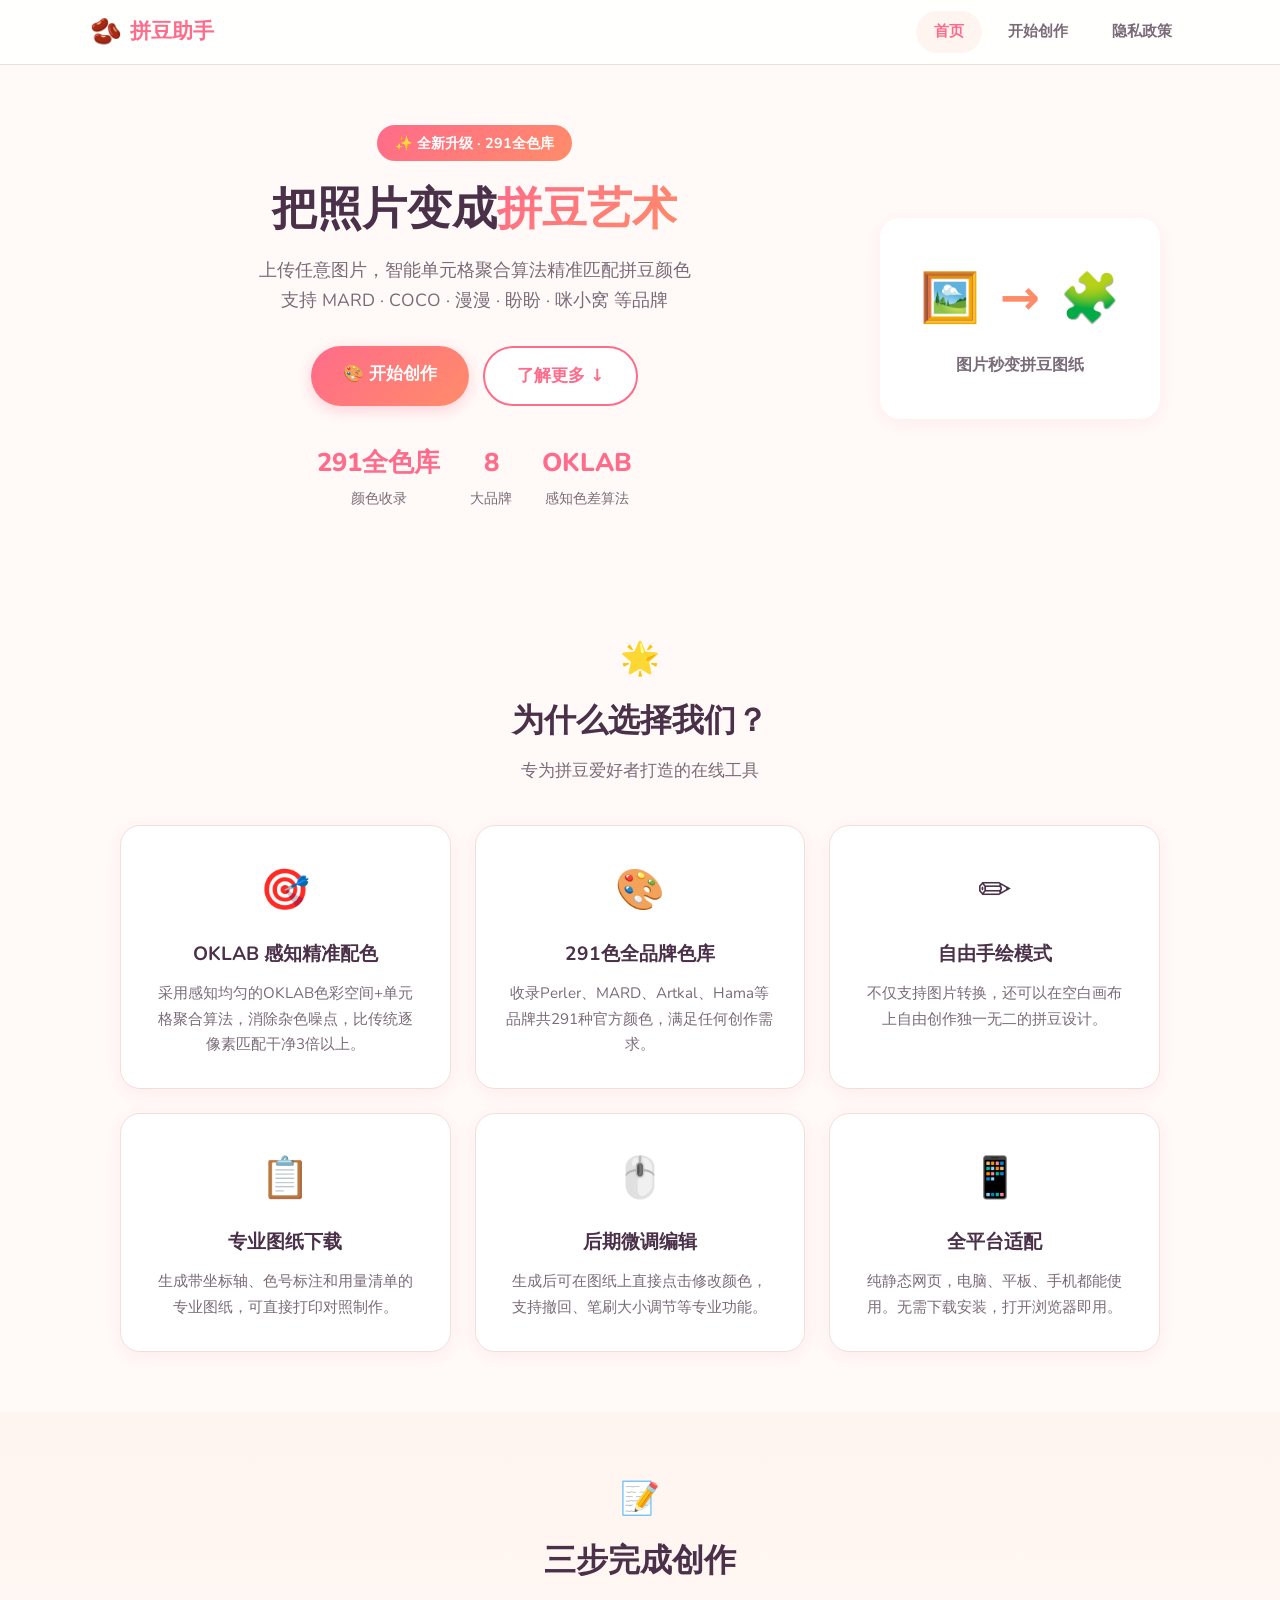
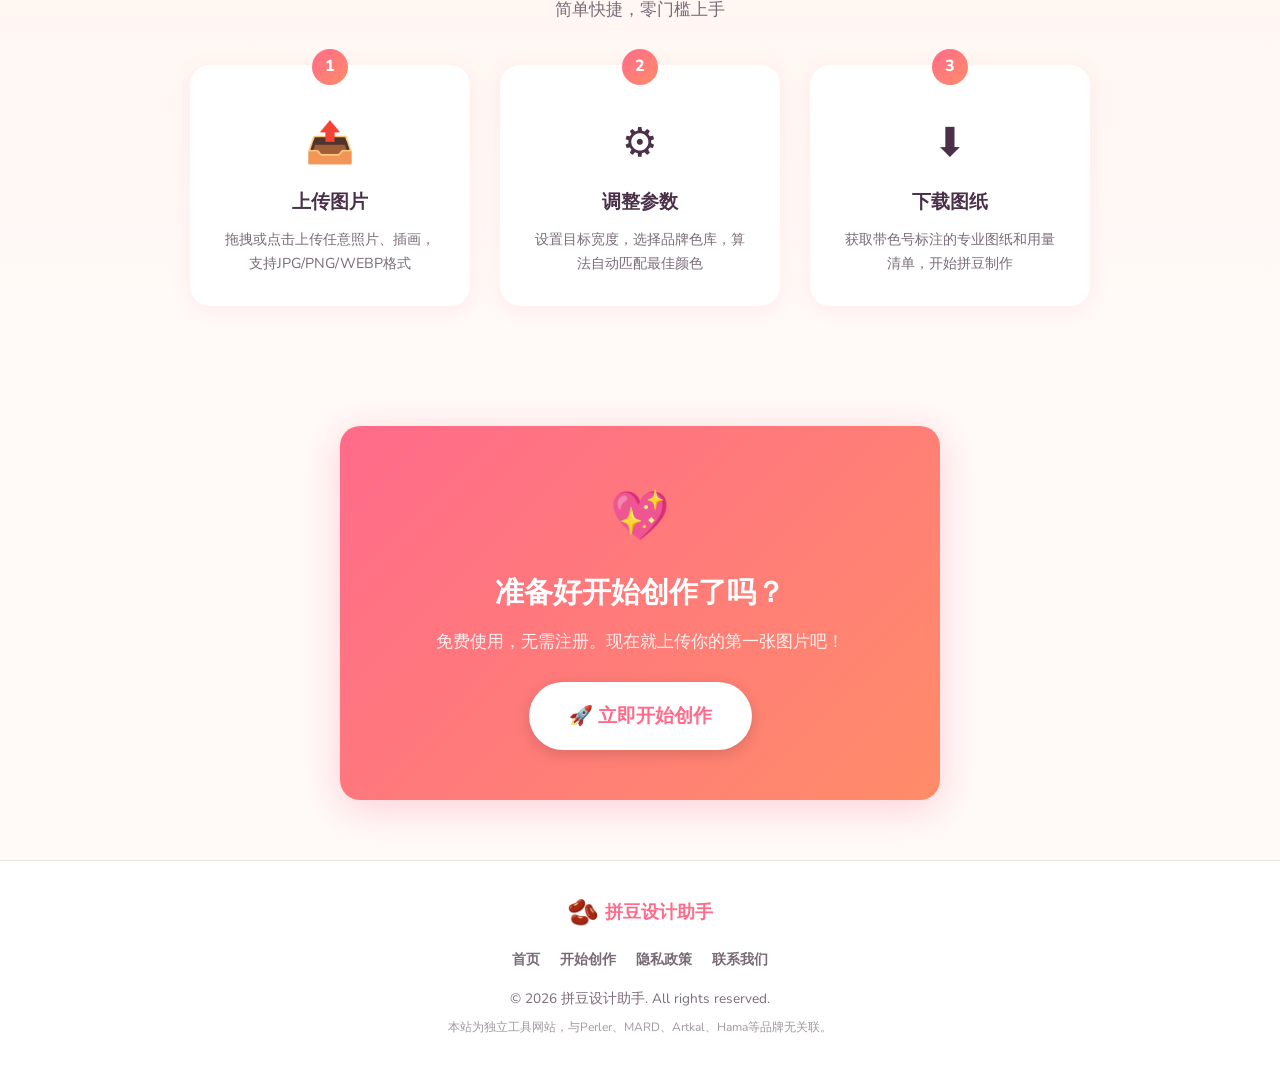
<file: pindoudou-v1.1/index.html>
<!DOCTYPE html>
<html lang="zh-CN">
<head>
    <meta charset="UTF-8">
    <meta name="viewport" content="width=device-width, initial-scale=1.0">
    <meta name="description" content="拼豆设计助手 - 专业图片转拼豆图纸工具。支持图片上传转换、自由手绘创作，基于OKLAB感知色差+单元格聚合算法精准匹配。下载带坐标符号的专业图纸。">
    <title>拼豆设计助手 - 图片转拼豆图纸 | 自由创作</title>
    <link rel="stylesheet" href="css/style.css">
    <!-- Google Fonts: 圆体字体 -->
    <link href="https://fonts.googleapis.com/css2?family=Nunito:wght@400;600;700;800&display=swap" rel="stylesheet">
</head>
<body>
    <!-- === 顶部导航 === -->
    <nav class="navbar">
        <div class="nav-inner">
            <a href="index.html" class="logo">
                <span class="logo-icon">🫘</span>
                <span class="logo-text">拼豆助手</span>
            </a>
            <div class="nav-links">
                <a href="index.html" class="active">首页</a>
                <a href="app.html">开始创作</a>
                <a href="privacy.html">隐私政策</a>
            </div>
        </div>
    </nav>

    <!-- === Hero 区域 === -->
    <section class="hero">
        <div class="hero-content">
            <div class="hero-badge">✨ 全新升级 · 291全色库</div>
            <h1 class="hero-title">
                把照片变成<span class="highlight">拼豆艺术</span>
            </h1>
            <p class="hero-subtitle">
                上传任意图片，智能单元格聚合算法精准匹配拼豆颜色<br>
                支持 MARD · COCO · 漫漫 · 盼盼 · 咪小窝 等品牌
            </p>
            <div class="hero-actions">
                <a href="app.html" class="btn-primary">
                    🎨 开始创作
                </a>
                <a href="#features" class="btn-outline">
                    了解更多 ↓
                </a>
            </div>
            <div class="hero-stats">
                <div class="stat-item">
                    <span class="stat-num">291全色库</span>
                    <span class="stat-label">颜色收录</span>
                </div>
                <div class="stat-item">
                    <span class="stat-num">8</span>
                    <span class="stat-label">大品牌</span>
                </div>
                <div class="stat-item">
                    <span class="stat-num">OKLAB</span>
                    <span class="stat-label">感知色差算法</span>
                </div>
            </div>
        </div>
        <div class="hero-visual">
            <div class="hero-card">
                <div class="hero-card-inner">
                    <span class="hero-big-icon">🖼️</span>
                    <span class="hero-arrow">→</span>
                    <span class="hero-big-icon">🧩</span>
                </div>
                <p class="hero-card-text">图片秒变拼豆图纸</p>
            </div>
        </div>
    </section>

    <!-- === 功能特点 === -->
    <section class="features" id="features">
        <div class="section-header">
            <span class="section-icon">🌟</span>
            <h2>为什么选择我们？</h2>
            <p>专为拼豆爱好者打造的在线工具</p>
        </div>
        <div class="feature-grid">
            <div class="feature-card">
                <div class="feature-icon">🎯</div>
                <h3>OKLAB 感知精准配色</h3>
                <p>采用感知均匀的OKLAB色彩空间+单元格聚合算法，消除杂色噪点，比传统逐像素匹配干净3倍以上。</p>
            </div>
            <div class="feature-card">
                <div class="feature-icon">🎨</div>
                <h3>291色全品牌色库</h3>
                <p>收录Perler、MARD、Artkal、Hama等品牌共291种官方颜色，满足任何创作需求。</p>
            </div>
            <div class="feature-card">
                <div class="feature-icon">✏️</div>
                <h3>自由手绘模式</h3>
                <p>不仅支持图片转换，还可以在空白画布上自由创作独一无二的拼豆设计。</p>
            </div>
            <div class="feature-card">
                <div class="feature-icon">📋</div>
                <h3>专业图纸下载</h3>
                <p>生成带坐标轴、色号标注和用量清单的专业图纸，可直接打印对照制作。</p>
            </div>
            <div class="feature-card">
                <div class="feature-icon">🖱️</div>
                <h3>后期微调编辑</h3>
                <p>生成后可在图纸上直接点击修改颜色，支持撤回、笔刷大小调节等专业功能。</p>
            </div>
            <div class="feature-card">
                <div class="feature-icon">📱</div>
                <h3>全平台适配</h3>
                <p>纯静态网页，电脑、平板、手机都能使用。无需下载安装，打开浏览器即用。</p>
            </div>
        </div>
    </section>

    <!-- === 使用步骤 === -->
    <section class="steps">
        <div class="section-header">
            <span class="section-icon">📝</span>
            <h2>三步完成创作</h2>
            <p>简单快捷，零门槛上手</p>
        </div>
        <div class="step-list">
            <div class="step-item">
                <div class="step-number">1</div>
                <div class="step-icon">📤</div>
                <h3>上传图片</h3>
                <p>拖拽或点击上传任意照片、插画，支持JPG/PNG/WEBP格式</p>
            </div>
            <div class="step-item">
                <div class="step-number">2</div>
                <div class="step-icon">⚙️</div>
                <h3>调整参数</h3>
                <p>设置目标宽度，选择品牌色库，算法自动匹配最佳颜色</p>
            </div>
            <div class="step-item">
                <div class="step-number">3</div>
                <div class="step-icon">⬇️</div>
                <h3>下载图纸</h3>
                <p>获取带色号标注的专业图纸和用量清单，开始拼豆制作</p>
            </div>
        </div>
    </section>

    <!-- === CTA 区域 === -->
    <section class="cta">
        <div class="cta-inner">
            <span class="cta-icon">💖</span>
            <h2>准备好开始创作了吗？</h2>
            <p>免费使用，无需注册。现在就上传你的第一张图片吧！</p>
            <a href="app.html" class="btn-primary btn-large">
                🚀 立即开始创作
            </a>
        </div>
    </section>

    <!-- === 页脚 === -->
    <footer class="footer">
        <div class="footer-inner">
            <div class="footer-brand">
                <span class="logo-icon">🫘</span>
                <span>拼豆设计助手</span>
            </div>
            <div class="footer-links">
                <a href="index.html">首页</a>
                <a href="app.html">开始创作</a>
                <a href="privacy.html">隐私政策</a>
                <a href="lixiang931201@sina.cn">联系我们</a>
            </div>
            <div class="footer-copy">
                <p>© 2026 拼豆设计助手. All rights reserved.</p>
                <p class="footer-disclaimer">本站为独立工具网站，与Perler、MARD、Artkal、Hama等品牌无关联。</p>
            </div>
        </div>
    </footer>
</body>
</html>
</file>
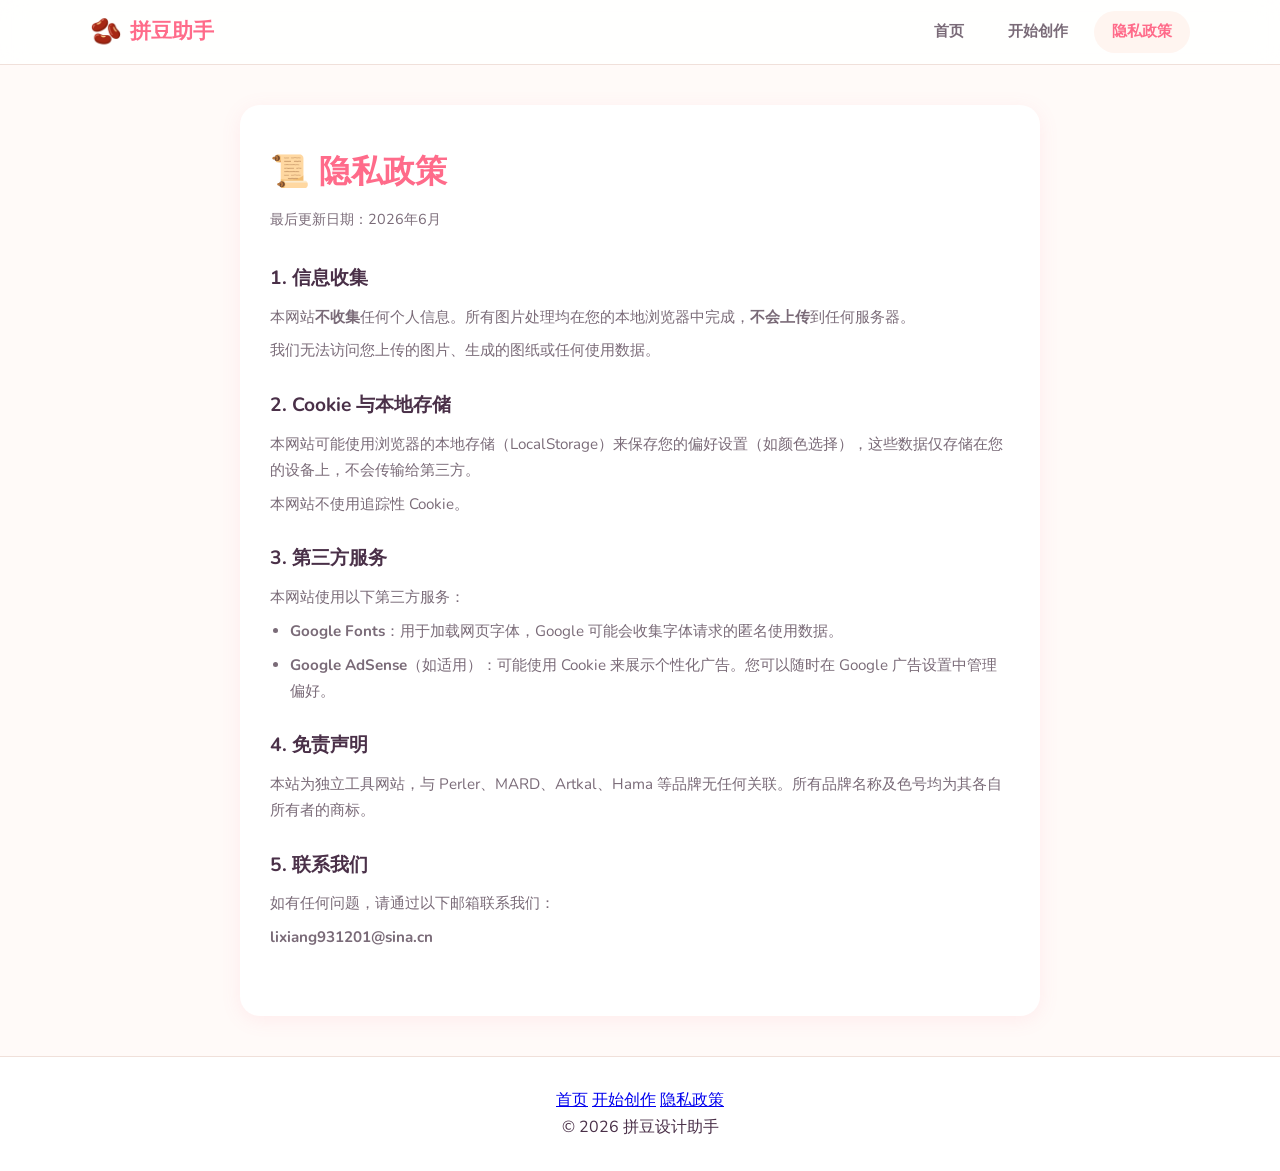
<file: pindoudou-v1.1/privacy.html>
<!DOCTYPE html>
<html lang="zh-CN">
<head>
    <meta charset="UTF-8">
    <meta name="viewport" content="width=device-width, initial-scale=1.0">
    <title>隐私政策 - 拼豆设计助手</title>
    <link rel="stylesheet" href="css/style.css">
    <link href="https://fonts.googleapis.com/css2?family=Nunito:wght@400;600;700&display=swap" rel="stylesheet">
</head>
<body>
    <nav class="navbar">
        <div class="nav-inner">
            <a href="index.html" class="logo">
                <span class="logo-icon">🫘</span>
                <span class="logo-text">拼豆助手</span>
            </a>
            <div class="nav-links">
                <a href="index.html">首页</a>
                <a href="app.html">开始创作</a>
                <a href="privacy.html" class="active">隐私政策</a>
            </div>
        </div>
    </nav>

    <main class="privacy-content">
        <h1>📜 隐私政策</h1>
        <p class="update-date">最后更新日期：2026年6月</p>

        <section>
            <h2>1. 信息收集</h2>
            <p>本网站<strong>不收集</strong>任何个人信息。所有图片处理均在您的本地浏览器中完成，<strong>不会上传</strong>到任何服务器。</p>
            <p>我们无法访问您上传的图片、生成的图纸或任何使用数据。</p>
        </section>

        <section>
            <h2>2. Cookie 与本地存储</h2>
            <p>本网站可能使用浏览器的本地存储（LocalStorage）来保存您的偏好设置（如颜色选择），这些数据仅存储在您的设备上，不会传输给第三方。</p>
            <p>本网站不使用追踪性 Cookie。</p>
        </section>

        <section>
            <h2>3. 第三方服务</h2>
            <p>本网站使用以下第三方服务：</p>
            <ul>
                <li><strong>Google Fonts</strong>：用于加载网页字体，Google 可能会收集字体请求的匿名使用数据。</li>
                <li><strong>Google AdSense</strong>（如适用）：可能使用 Cookie 来展示个性化广告。您可以随时在 Google 广告设置中管理偏好。</li>
            </ul>
        </section>

        <section>
            <h2>4. 免责声明</h2>
            <p>本站为独立工具网站，与 Perler、MARD、Artkal、Hama 等品牌无任何关联。所有品牌名称及色号均为其各自所有者的商标。</p>
        </section>

        <section>
            <h2>5. 联系我们</h2>
            <p>如有任何问题，请通过以下邮箱联系我们：</p>
            <p><strong>lixiang931201@sina.cn</strong></p>
        </section>
    </main>

    <footer class="footer">
        <div class="footer-inner">
            <a href="index.html">首页</a>
            <a href="app.html">开始创作</a>
            <a href="privacy.html">隐私政策</a>
            <p>© 2026 拼豆设计助手</p>
        </div>
    </footer>
</body>
</html>
</file>
<file: pindoudou-v1.1/css/style.css>
/* ============================================
   拼豆助手 - 主页样式
   暖色可爱风 · 女性友好 · AdSense 合规
   ============================================ */

:root {
    --pink: #FF6B8A;
    --pink-dark: #E5587A;
    --coral: #FF8C69;
    --peach: #FFD1C1;
    --cream: #FFF5F0;
    --bg: #FFFAF8;
    --white: #FFFFFF;
    --text: #4A3048;
    --text-light: #7A6B78;
    --border: #F0E0DA;
    --shadow: 0 4px 20px rgba(255, 107, 138, 0.10);
    --shadow-hover: 0 8px 30px rgba(255, 107, 138, 0.18);
    --radius: 20px;
    --radius-sm: 12px;
}

* { margin: 0; padding: 0; box-sizing: border-box; }

body {
    font-family: 'Nunito', 'PingFang SC', 'Microsoft YaHei', system-ui, sans-serif;
    background: var(--bg);
    color: var(--text);
    line-height: 1.7;
    -webkit-font-smoothing: antialiased;
}

/* === 导航栏 === */
.navbar {
    background: rgba(255,255,255,0.85);
    backdrop-filter: blur(12px);
    border-bottom: 1px solid var(--border);
    position: sticky;
    top: 0;
    z-index: 100;
    padding: 0 20px;
}
.nav-inner {
    max-width: 1100px;
    margin: 0 auto;
    display: flex;
    justify-content: space-between;
    align-items: center;
    height: 64px;
}
.logo {
    display: flex;
    align-items: center;
    gap: 8px;
    text-decoration: none;
    font-weight: 800;
    font-size: 1.3rem;
    color: var(--pink);
}
.logo-icon { font-size: 1.6rem; }
.nav-links { display: flex; gap: 8px; }
.nav-links a {
    padding: 8px 18px;
    border-radius: 30px;
    text-decoration: none;
    color: var(--text-light);
    font-weight: 600;
    font-size: 0.95rem;
    transition: all 0.2s;
}
.nav-links a:hover, .nav-links a.active {
    background: var(--cream);
    color: var(--pink);
}

/* === Hero === */
.hero {
    max-width: 1100px;
    margin: 0 auto;
    padding: 60px 30px;
    display: flex;
    align-items: center;
    gap: 50px;
    flex-wrap: wrap;
    justify-content: center;
}
.hero-content { flex: 1; min-width: 300px; text-align: center; }
.hero-badge {
    display: inline-block;
    background: linear-gradient(135deg, var(--pink), var(--coral));
    color: #fff;
    padding: 6px 18px;
    border-radius: 30px;
    font-weight: 700;
    font-size: 0.9rem;
    margin-bottom: 20px;
}
.hero-title {
    font-size: 2.8rem;
    font-weight: 800;
    color: var(--text);
    margin-bottom: 16px;
    line-height: 1.3;
}
.hero-title .highlight {
    background: linear-gradient(135deg, var(--pink), var(--coral));
    -webkit-background-clip: text;
    -webkit-text-fill-color: transparent;
    background-clip: text;
}
.hero-subtitle {
    font-size: 1.1rem;
    color: var(--text-light);
    margin-bottom: 30px;
}
.hero-actions {
    display: flex;
    gap: 14px;
    justify-content: center;
    flex-wrap: wrap;
    margin-bottom: 35px;
}

/* 按钮 */
.btn-primary {
    display: inline-block;
    background: linear-gradient(135deg, var(--pink), var(--coral));
    color: #fff;
    padding: 14px 32px;
    border-radius: 50px;
    text-decoration: none;
    font-weight: 700;
    font-size: 1.05rem;
    border: none;
    cursor: pointer;
    transition: all 0.3s;
    box-shadow: 0 4px 15px rgba(255,107,138,0.3);
}
.btn-primary:hover {
    transform: translateY(-2px);
    box-shadow: 0 8px 25px rgba(255,107,138,0.4);
}
.btn-outline {
    display: inline-block;
    background: var(--white);
    color: var(--pink);
    padding: 14px 32px;
    border-radius: 50px;
    text-decoration: none;
    font-weight: 700;
    font-size: 1.05rem;
    border: 2px solid var(--pink);
    cursor: pointer;
    transition: all 0.3s;
}
.btn-outline:hover {
    background: var(--cream);
}
.btn-large { padding: 18px 40px; font-size: 1.2rem; }

/* 统计 */
.hero-stats { display: flex; gap: 30px; justify-content: center; flex-wrap: wrap; }
.stat-item { text-align: center; }
.stat-num { display: block; font-size: 1.6rem; font-weight: 800; color: var(--pink); }
.stat-label { font-size: 0.9rem; color: var(--text-light); }

/* Hero 视觉卡片 */
.hero-visual { flex: 0 0 auto; }
.hero-card {
    background: var(--white);
    padding: 40px;
    border-radius: var(--radius);
    box-shadow: var(--shadow);
    text-align: center;
}
.hero-card-inner { font-size: 3rem; display: flex; gap: 20px; align-items: center; }
.hero-arrow { color: var(--coral); font-weight: 800; }
.hero-card-text { margin-top: 12px; color: var(--text-light); font-weight: 600; }

/* === 通用区块 === */
.section-header {
    text-align: center;
    margin-bottom: 40px;
}
.section-icon { font-size: 2rem; display: block; margin-bottom: 8px; }
.section-header h2 { font-size: 2rem; font-weight: 800; color: var(--text); margin-bottom: 8px; }
.section-header p { color: var(--text-light); font-size: 1.05rem; }

/* === 功能特点 === */
.features {
    max-width: 1100px;
    margin: 0 auto;
    padding: 60px 30px;
}
.feature-grid {
    display: grid;
    grid-template-columns: repeat(auto-fit, minmax(280px, 1fr));
    gap: 24px;
}
.feature-card {
    background: var(--white);
    padding: 30px;
    border-radius: var(--radius);
    box-shadow: var(--shadow);
    transition: all 0.3s;
    border: 1px solid var(--border);
    text-align: center;
}
.feature-card:hover {
    transform: translateY(-4px);
    box-shadow: var(--shadow-hover);
}
.feature-icon { font-size: 2.5rem; margin-bottom: 14px; }
.feature-card h3 { font-size: 1.2rem; font-weight: 700; margin-bottom: 10px; color: var(--text); }
.feature-card p { font-size: 0.95rem; color: var(--text-light); }

/* === 使用步骤 === */
.steps {
    background: linear-gradient(180deg, var(--cream) 0%, var(--bg) 100%);
    padding: 60px 30px;
}
.step-list {
    max-width: 900px;
    margin: 0 auto;
    display: flex;
    gap: 30px;
    flex-wrap: wrap;
    justify-content: center;
}
.step-item {
    flex: 1;
    min-width: 220px;
    max-width: 280px;
    background: var(--white);
    padding: 30px;
    border-radius: var(--radius);
    text-align: center;
    box-shadow: var(--shadow);
    position: relative;
}
.step-number {
    position: absolute;
    top: -16px;
    left: 50%;
    transform: translateX(-50%);
    width: 36px;
    height: 36px;
    background: linear-gradient(135deg, var(--pink), var(--coral));
    color: #fff;
    border-radius: 50%;
    display: flex;
    align-items: center;
    justify-content: center;
    font-weight: 800;
    font-size: 1rem;
}
.step-icon { font-size: 2.5rem; margin: 14px 0 10px; }
.step-item h3 { font-weight: 700; margin-bottom: 8px; }
.step-item p { font-size: 0.9rem; color: var(--text-light); }

/* === CTA === */
.cta {
    padding: 60px 30px;
    text-align: center;
}
.cta-inner {
    max-width: 600px;
    margin: 0 auto;
    background: linear-gradient(135deg, var(--pink), var(--coral));
    color: #fff;
    padding: 50px 30px;
    border-radius: var(--radius);
    box-shadow: 0 8px 40px rgba(255,107,138,0.3);
}
.cta-icon { font-size: 3rem; display: block; margin-bottom: 12px; }
.cta-inner h2 { font-size: 1.8rem; margin-bottom: 10px; }
.cta-inner p { opacity: 0.9; margin-bottom: 25px; font-size: 1.05rem; }
.cta-inner .btn-primary { background: #fff; color: var(--pink); box-shadow: 0 4px 15px rgba(0,0,0,0.15); }
.cta-inner .btn-primary:hover { background: #fff; color: var(--pink-dark); }

/* === 页脚 === */
.footer {
    background: var(--white);
    border-top: 1px solid var(--border);
    padding: 30px 20px;
    text-align: center;
}
.footer-inner { max-width: 1100px; margin: 0 auto; }
.footer-brand { font-weight: 700; font-size: 1.1rem; color: var(--pink); margin-bottom: 12px; display: flex; align-items: center; justify-content: center; gap: 6px; }
.footer-links { display: flex; gap: 20px; justify-content: center; flex-wrap: wrap; margin-bottom: 16px; }
.footer-links a { color: var(--text-light); text-decoration: none; font-weight: 600; font-size: 0.9rem; }
.footer-links a:hover { color: var(--pink); }
.footer-copy p { font-size: 0.85rem; color: var(--text-light); }
.footer-disclaimer { font-size: 0.75rem !important; opacity: 0.7; margin-top: 6px; }

/* === 隐私政策页面 === */
.privacy-content {
    max-width: 800px;
    margin: 40px auto;
    padding: 40px 30px;
    background: var(--white);
    border-radius: var(--radius);
    box-shadow: var(--shadow);
}
.privacy-content h1 { font-size: 2rem; color: var(--pink); margin-bottom: 8px; }
.privacy-content .update-date { color: var(--text-light); font-size: 0.9rem; margin-bottom: 30px; }
.privacy-content section { margin-bottom: 25px; }
.privacy-content h2 { font-size: 1.2rem; color: var(--text); margin-bottom: 10px; }
.privacy-content p, .privacy-content li { color: var(--text-light); font-size: 0.95rem; margin-bottom: 8px; }
.privacy-content ul { padding-left: 20px; }

/* === 响应式 === */
@media (max-width: 768px) {
    .hero { padding: 40px 20px; }
    .hero-title { font-size: 2rem; }
    .hero-stats { gap: 16px; }
    .feature-grid { grid-template-columns: 1fr; }
    .step-list { flex-direction: column; align-items: center; }
    .nav-links a { padding: 6px 12px; font-size: 0.85rem; }
}
</file>
